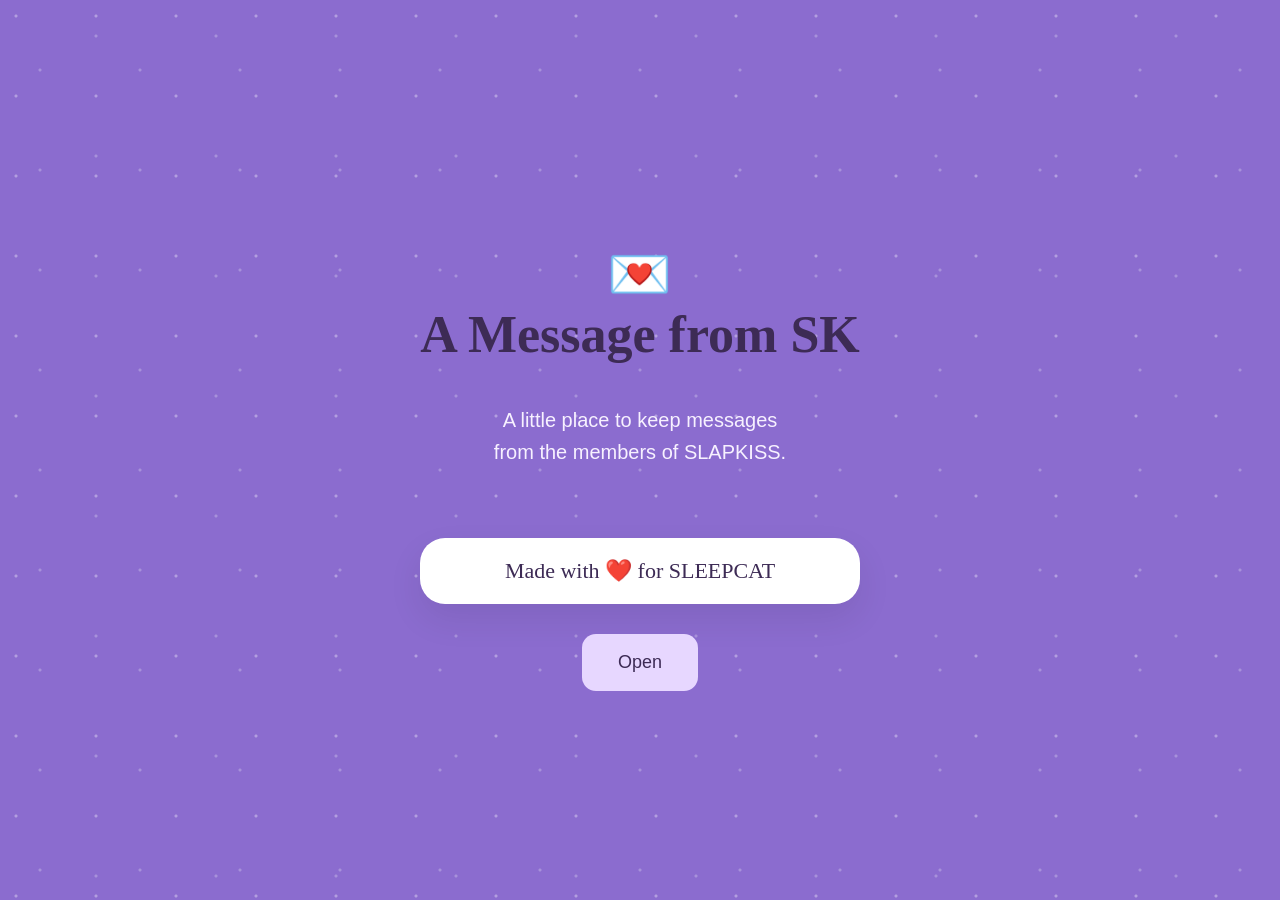
<file: index.html>
<!DOCTYPE html>
<html lang="en">

<head>

<meta charset="UTF-8">
<meta name="viewport" content="width=device-width, initial-scale=1.0">

<title>A Message from SK</title>

<link rel="stylesheet" href="css/style.css">

</head>


<body>

<div class="container home">


<h1>
💌
<br>
A Message from SK
</h1>


<p class="subtitle">

A little place to keep messages
<br>
from the members of SLAPKISS.

</p>


<div class="intro-box">

Made with ❤️ for SLEEPCAT

</div>


<a href="message.html">

<button>
Open
</button>

</a>


</div>


<script src="js/script.js"></script>

</body>

</html>
</file>
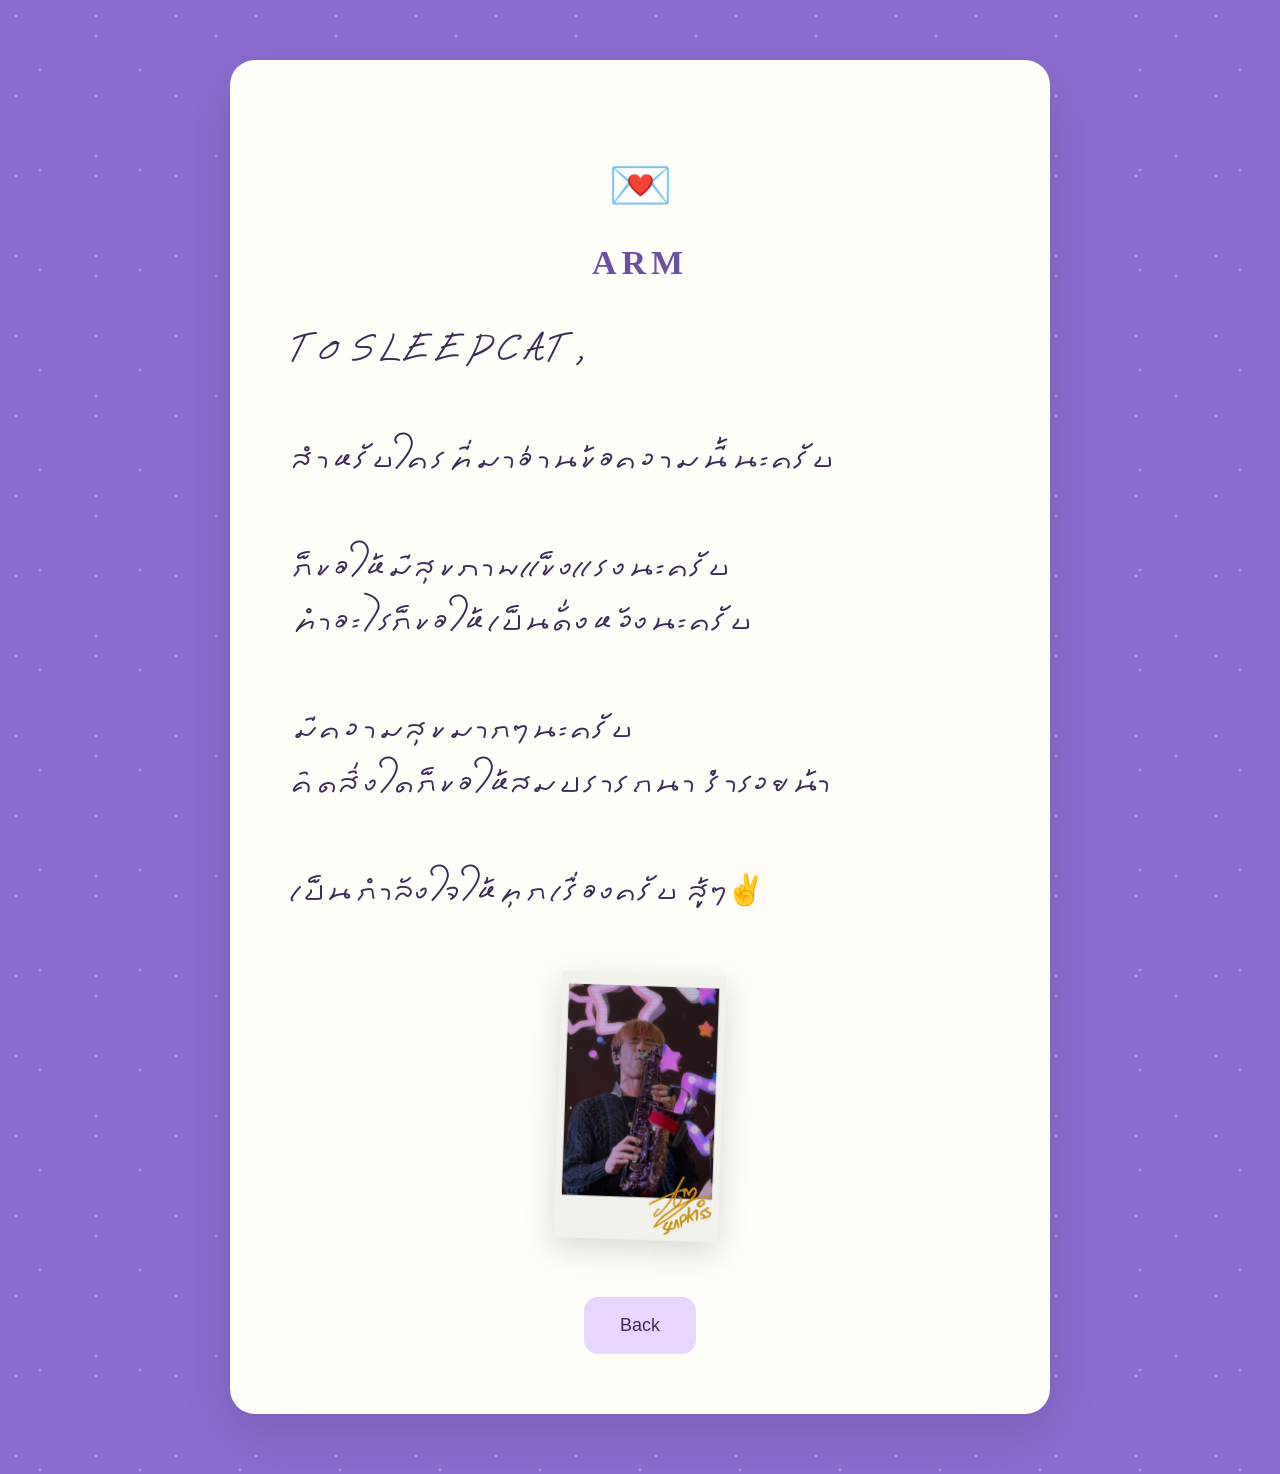
<file: arm.html>
<!DOCTYPE html>
<html lang="en">

<head>

<meta charset="UTF-8">

<meta name="viewport"
content="width=device-width, initial-scale=1.0">

<title>ARM</title>

<link rel="stylesheet"
href="css/style.css?v=2">

</head>

<body>

<div class="container">

<div class="paper">

<h1>💌</h1>

<h2 class="letter-title">
ARM
</h2>

<p class="letter-text">

To SLEEPCAT,

<br><br>

สำหรับใครที่มาอ่านข้อความนี้นะครับ

<br><br>

ก็ขอให้มีสุขภาพแข็งแรงนะครับ 
<br>
ทำอะไรก็ขอให้เป็นดั่งหวังนะครับ
<br><br>

มีความสุขมากๆนะครับ 
<br>
คิดสิ่งใดก็ขอให้สมปรารถนา ร่ำรวยน้า

<br><br>

เป็นกำลังใจให้ทุกเรื่องครับ สู้ๆ✌️

</p>

<img src="images/arm-polaroid.png" class="polaroid">

</p>

<a href="messages.html">

<button>

Back

</button>

</a>

</div>

</div>

</body>

</html>
</file>
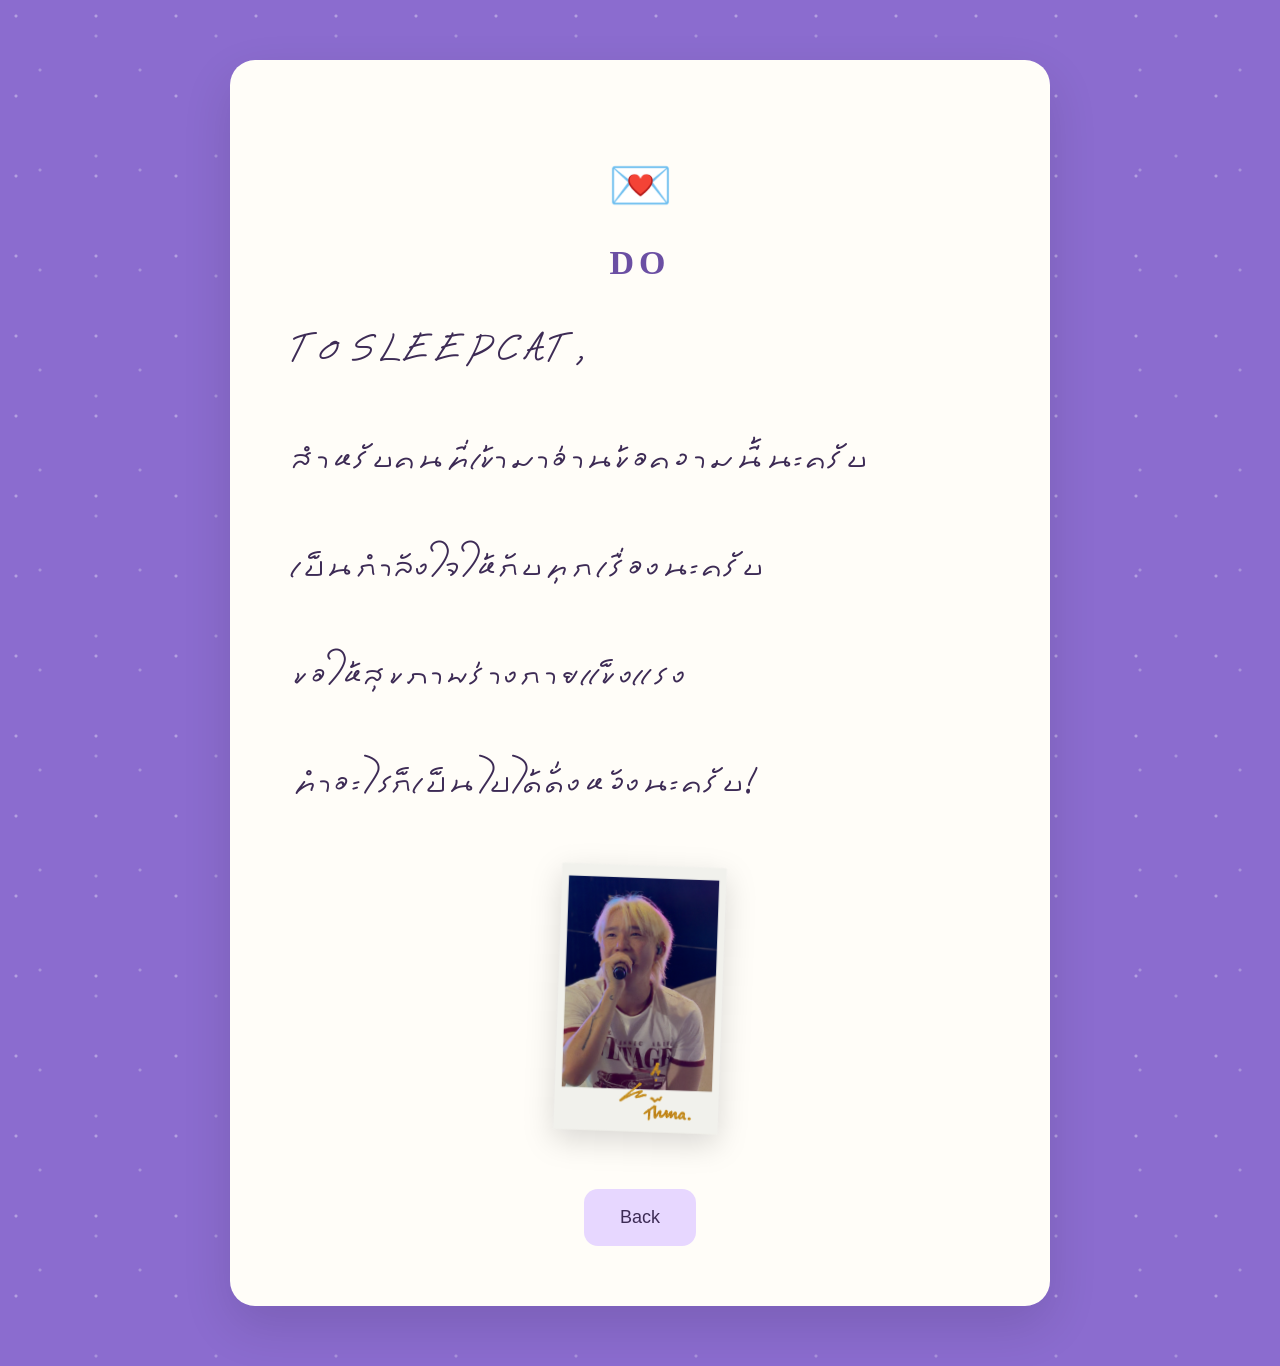
<file: do.html>
<!DOCTYPE html>
<html lang="en">

<head>

<meta charset="UTF-8">

<meta name="viewport"
content="width=device-width, initial-scale=1.0">

<title>DO</title>

<link rel="stylesheet"
href="css/style.css">

</head>

<body>

<div class="container">

<div class="paper">

<h1>💌</h1>

<h2 class="letter-title">
DO
</h2>

<p class="letter-text">

To SLEEPCAT,

<br><br>

สำหรับคนที่เข้ามาอ่านข้อความนี้นะครับ

<br><br>

เป็นกำลังใจให้กับทุกเรื่องนะครับ
<br><br>

ขอให้สุขภาพร่างกายแข็งแรง

<br><br>

ทำอะไรก็เป็นไปได้ดั่งหวังนะครับ!

<img src="images/do-polaroid.png" class="polaroid">

</p>

<a href="messages.html">

<button>

Back

</button>

</a>

</div>

</div>

</body>

</html>
</file>
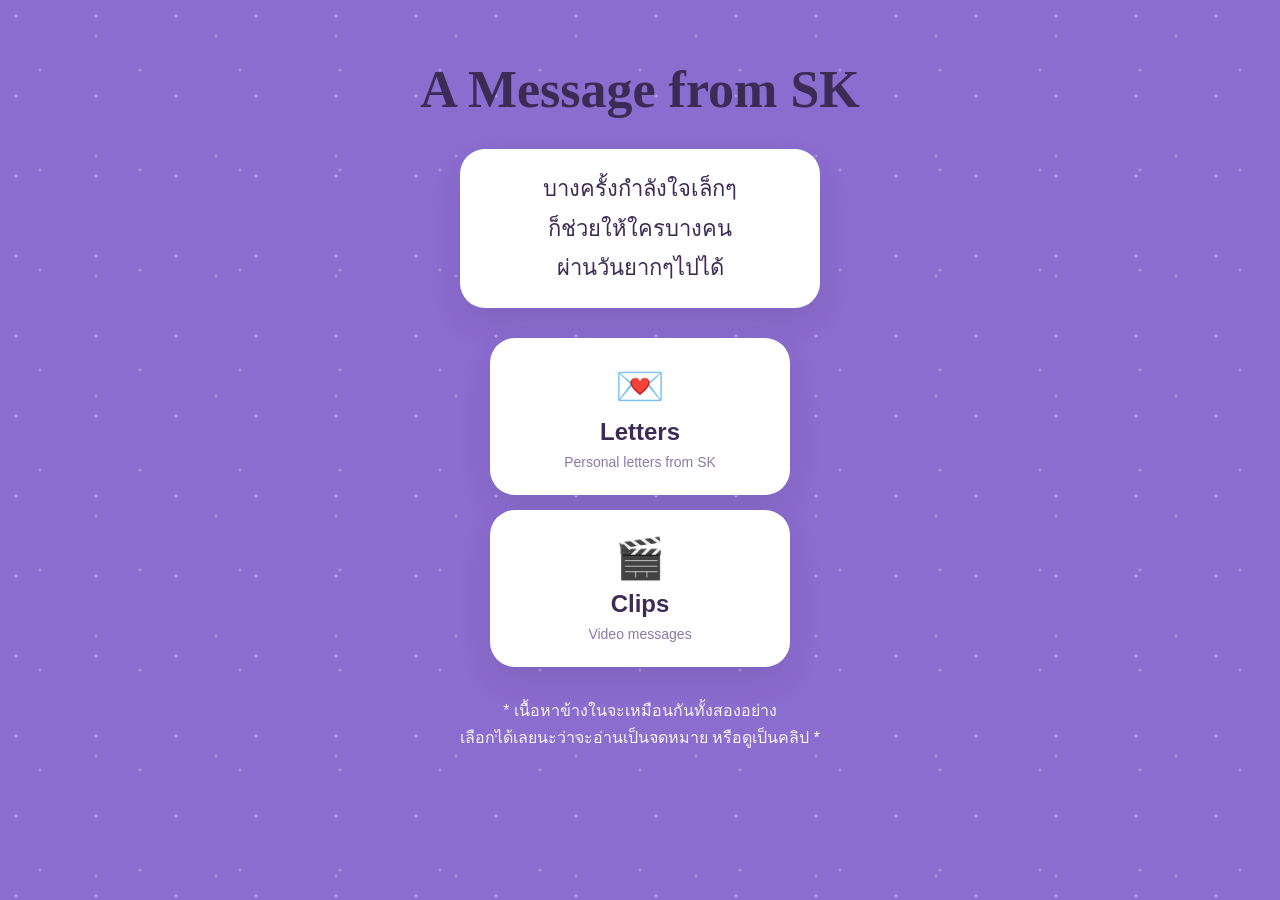
<file: message.html>
<!DOCTYPE html>
<html lang="en">

<head>

    <meta charset="UTF-8">

    <meta name="viewport" content="width=device-width, initial-scale=1.0">

    <title>A Message from SK</title>

    <link rel="stylesheet" href="css/style.css">

</head>


<body>


<div class="container">


    <h1>
    A Message from SK
</h1>

<div class="quote">

    <p>
        บางครั้งกำลังใจเล็กๆ
        <br>
        ก็ช่วยให้ใครบางคน
        <br>
        ผ่านวันยากๆไปได้
    </p>

</div>

<div class="menu">


    <a href="messages.html">

        <span class="menu-icon">
            💌
        </span>

        Letters

        <small>
            Personal letters from SK
        </small>

    </a>


    <a href="videos.html">

        <span class="menu-icon">
            🎬
        </span>

        Clips

        <small>
            Video messages
        </small>

    </a>


</div>

<p class="menu-note">
    * เนื้อหาข้างในจะเหมือนกันทั้งสองอย่าง<br> 
    เลือกได้เลยนะว่าจะอ่านเป็นจดหมาย หรือดูเป็นคลิป *
</p>

</div>


<script src="js/script.js"></script>


</body>

</html>
</file>
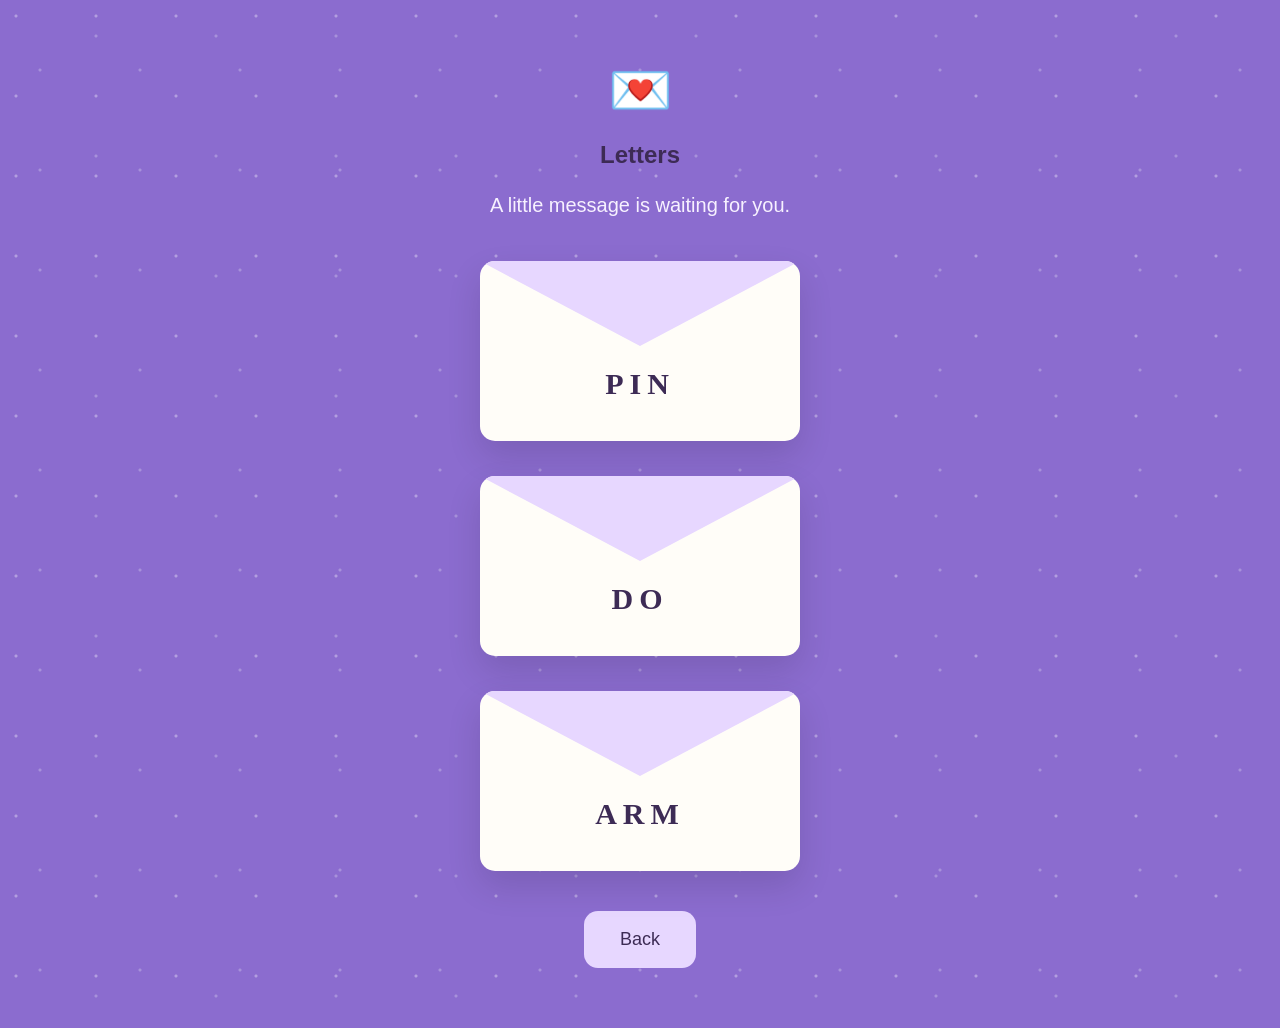
<file: messages.html>
<!DOCTYPE html>
<html lang="en">

<head>

    <meta charset="UTF-8">
    <meta name="viewport" content="width=device-width, initial-scale=1.0">

    <title>Choose a Letter</title>

    <link rel="stylesheet" href="css/style.css">

</head>

<body>

<div class="container">

    <h1>
💌
</h1>

<h2>
Letters
</h2>

<p class="subtitle">
A little message is waiting for you.
</p>


    <div class="letter-list">

    <a href="pin.html" class="letter">

    <div class="flap"></div>

    <div class="letter-name">
        PIN
    </div>

</a>


    <a href="do.html" class="letter">

        <div class="flap"></div>

        <div class="letter-name">
            DO
        </div>

    </a>


    <a href="arm.html" class="letter">

        <div class="flap"></div>

        <div class="letter-name">
            ARM
        </div>

    </a>

</div>


    <a href="message.html">

        <button>

            Back

        </button>

    </a>

</div>

</body>

</html>
</file>
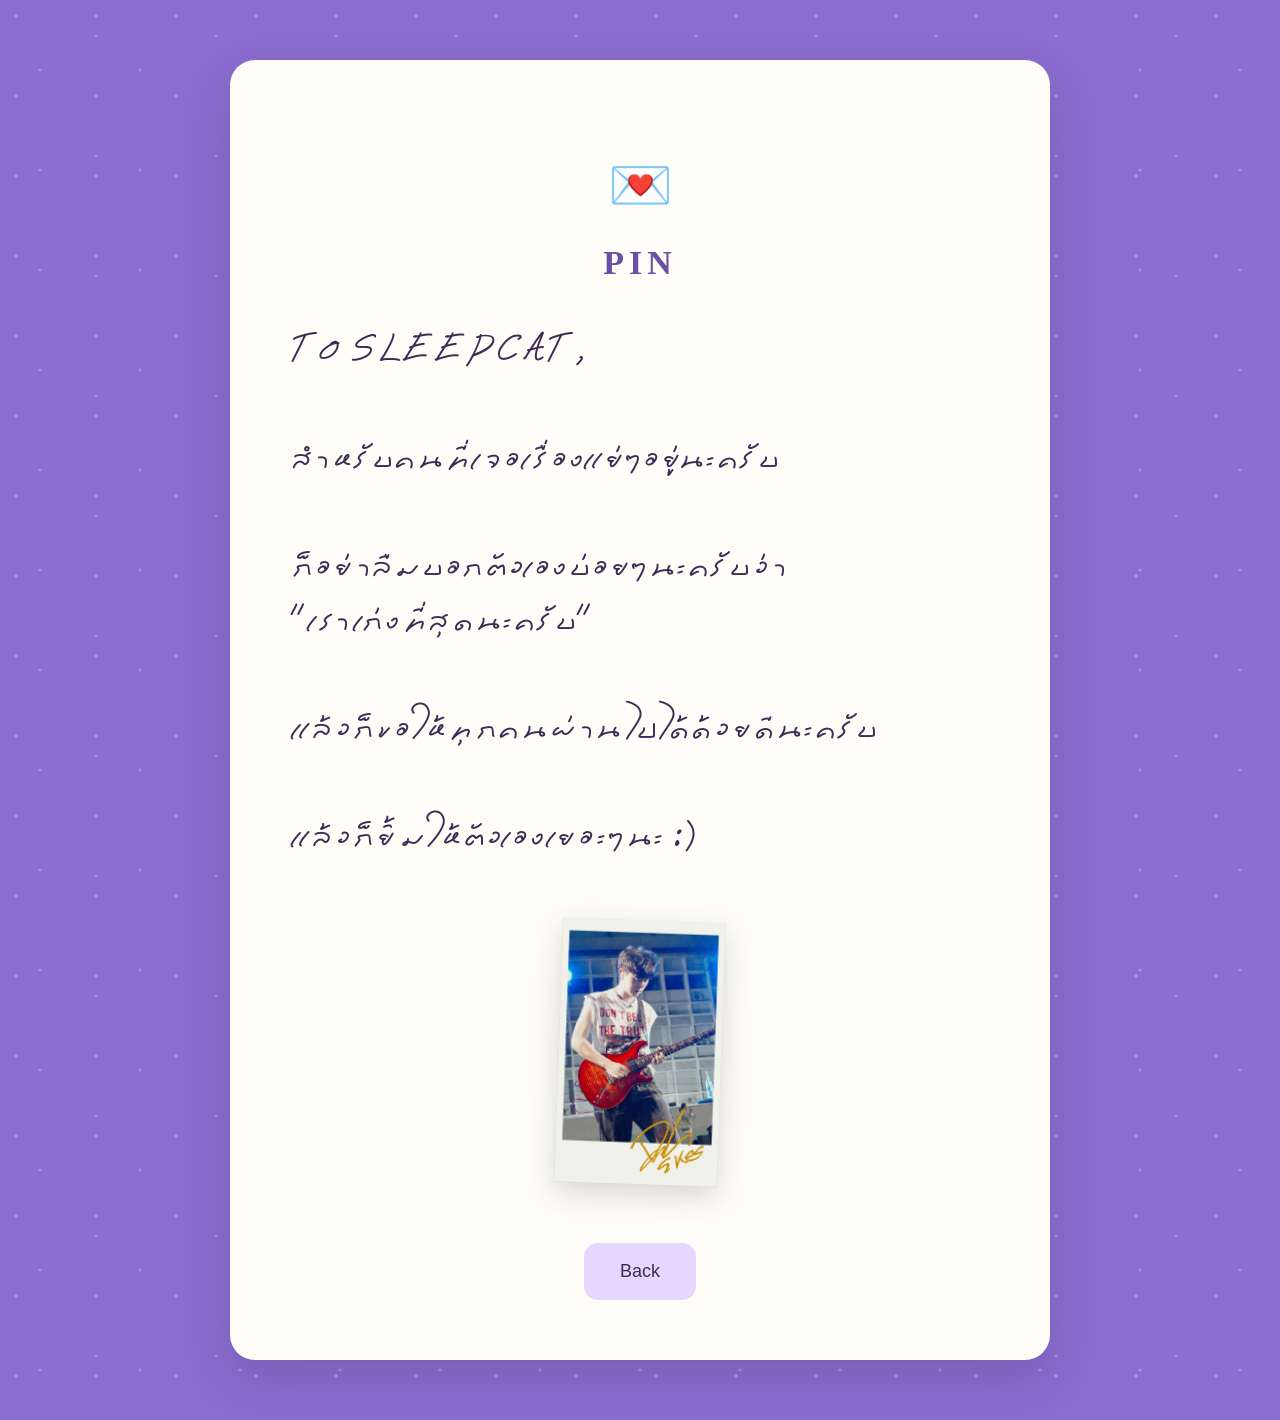
<file: pin.html>
<!DOCTYPE html>
<html lang="en">

<head>

<meta charset="UTF-8">

<meta name="viewport"
content="width=device-width, initial-scale=1.0">

<title>PIN</title>

<link rel="stylesheet" href="css/style.css?v=2">

</head>

<body>

<div class="container">

<div class="paper">

<h1>💌</h1>

<h2 class="letter-title">
PIN
</h2>

<p class="letter-text">

To SLEEPCAT,

<br><br>

สำหรับคนที่เจอเรื่องแย่ๆอยู่นะครับ

<br><br>

ก็อย่าลืมบอกตัวเองบ่อยๆนะครับว่า
<br>
"เราเก่งที่สุดนะครับ"
<br><br>

แล้วก็ขอให้ทุกคนผ่านไปได้ด้วยดีนะครับ

<br><br>

แล้วก็ยิ้มให้ตัวเองเยอะๆนะ :)

<img src="images/pin-polaroid.png" class="polaroid">

</p>

<a href="messages.html">

<button>

Back

</button>

</a>

</div>

</div>

</body>

</html>
</file>
<file: css/style.css>
@font-face {
    font-family: "Torsilp";
    src: url("../fonts/TorsilpKhitthuengSamoe.ttf") format("truetype");
}

body{

    margin:0;

    background:
    radial-gradient(circle at 20% 20%, rgba(255,255,255,.35) 1px, transparent 2px),
    radial-gradient(circle at 80% 30%, rgba(255,255,255,.25) 1px, transparent 2px),
    radial-gradient(circle at 40% 70%, rgba(255,255,255,.25) 1px, transparent 2px),
    #8B6CCF;

    background-size:
    80px 80px,
    120px 120px,
    100px 100px;

    font-family:Arial, Helvetica, sans-serif;

    color:#3D2B55;

}


.container{

    width:min(900px,90%);

    margin:60px auto;

    text-align:center;

}


h1 {

    font-size: 52px;

    margin-bottom: 20px;

    font-family: Georgia, serif;

}


.subtitle {

    font-size:20px;

    color:#F7F1FF;

    line-height:1.6;

    margin-bottom:40px;

}


button {

     background:#E7D7FF;
     color:#3D2B55;
    border: none;

    padding: 18px 36px;

    font-size: 18px;

    border-radius: 14px;

    cursor: pointer;

    transition: 0.3s;

}


button:hover {

    transform:translateY(-3px);

    opacity:0.85;

    background:#D4B8FF;

}

.card p:first-child {

    font-family:Georgia, serif;

    font-size:24px;

}
.menu {

    display:flex;

    flex-direction:column;

    gap:15px;

    width:300px;

    margin:30px auto;

}


.menu a {

    background:white;

    padding:18px;

    border-radius:15px;

    text-decoration:none;

    color:#3D2B55;

    font-size:20px;

    box-shadow:0 8px 20px rgba(0,0,0,0.08);

    transition:0.3s;

}


.menu a:hover {

    transform:translateY(-3px);

    background:#FFF3C4;

}
.message-list {

    width: 350px;

    margin: auto;

}


.card h2 {

    font-size:22px;

    margin-bottom:15px;

}


small {

    color:#888;

}

.video-list .card {

    margin-bottom:25px;

}


.video-list button {

    background:#F4C542;

}

.video-box {

    height:180px;

    background:#F5F5F5;

    border-radius:18px;

    display:flex;

    justify-content:center;

    align-items:center;

    font-size:50px;

    margin:20px 0;

    color:#777;

}

.video-list{

    width:min(900px,90%);

    margin:40px auto;

}

.card{

    background:white;

    padding:30px;

    border-radius:25px;

    margin-bottom:40px;

    box-shadow:0 15px 35px rgba(0,0,0,.08);

}

.letter-list{

    width:350px;

    margin:40px auto;

}


.letter{

    position:relative;

    display:block;

    width:320px;

    height:180px;

    margin:35px auto;

    background:#FFFDF8;

    border-radius:15px;

    text-decoration:none;

    color:#3D2B55;

    overflow:hidden;

    box-shadow:0 15px 35px rgba(0,0,0,.12);

    transition:.35s;

}


.letter:hover{

    transform:scale(1.05);

    box-shadow:0 25px 50px rgba(0,0,0,.18);

}



.flap{

    position:absolute;

    top:0;

    left:0;

    width:100%;

    height:85px;

    background:#E7D7FF;

    clip-path:polygon(0 0,100% 0,50% 100%);

}



.letter-name{

    position:absolute;

    bottom:40px;

    width:100%;

    font-family:Georgia, serif;

    text-align:center;

    font-size:30px;

    font-weight:bold;

    letter-spacing:6px;

}

.paper{

    background:#FFFDF8;

    width:min(700px,90%);

    margin:auto;

    padding:60px;

    border-radius:25px;

    box-shadow:0 20px 50px rgba(0,0,0,.12);

}


.letter-text{

    text-align:left;

    font-family:"Torsilp", sans-serif;

    font-size:30px;

    line-height:1.8;

    margin-top:40px;

}

.signature{

    width:170px;

    display:block;

    margin:25px auto;

    mix-blend-mode:multiply;

}

.letter:hover .flap{
    transform:translateY(-15px);
}

.flap{
    transition:.35s;
    transform-origin:top;
}

@media(max-width:600px){

    .paper{
        padding:30px 20px;
    }

    .letter{
        width:280px;
        height:160px;
    }

    .letter-name{
        font-size:26px;
    }

    .letter-text{
        font-size:18px;
    }

}

.video-card{
    background:white;
    padding:30px;
    border-radius:25px;
    margin:30px auto;
    width:min(400px,90%);
    box-shadow:0 15px 35px rgba(0,0,0,.08);
}

.video-player{
    width:300px;
    max-width:100%;
    height:auto;
    max-height:600px;
    border-radius:18px;
    margin-top:20px;
}

.quote{

    background:white;

    width:300px;

    margin:30px auto;

    padding:20px 30px;

    border-radius:25px;

    box-shadow:0 15px 35px rgba(0,0,0,.08);

}


.quote p{

    font-family:Georgia, serif;

    font-size:22px;

    line-height:1.8;

    color:#3D2B55;

    margin:0;

}

.intro-box{

    background:white;

    width:min(400px,80%);

    margin:30px auto;

    padding:20px;

    border-radius:25px;

    font-family:Georgia, serif;

    font-size:22px;

    color:#3D2B55;

    box-shadow:0 15px 35px rgba(0,0,0,.08);

}

.menu a{

    background:white;

    padding:25px;

    border-radius:25px;

    text-decoration:none;

    color:#3D2B55;

    font-size:24px;

    font-weight:bold;

    box-shadow:0 15px 35px rgba(0,0,0,.08);

    display:flex;

    flex-direction:column;

    gap:8px;

}


.menu a small{

    font-size:14px;

    font-weight:normal;

    color:#8B79A8;

}


.menu-icon{

    font-size:40px;

}

.container{

    animation:fadeIn .8s ease;

}


@keyframes fadeIn{

    from{

        opacity:0;

        transform:translateY(15px);

    }


    to{

        opacity:1;

        transform:translateY(0);

    }

}

.letter-title{

    font-family:Georgia, serif;

    font-size:34px;

    color:#6B4FA3;

    letter-spacing:5px;

}

.paper hr{

    border:none;

    border-top:1px solid #E7D7FF;

    margin-top:40px;

}

.paper{

    animation: paperOpen .8s ease;

}


@keyframes paperOpen{

    from{

        opacity:0;

        transform:translateY(30px);

    }


    to{

        opacity:1;

        transform:translateY(0);

    }

}

.letter-text{

    animation: textAppear 1.2s ease;

}


@keyframes textAppear{

    from{

        opacity:0;

    }


    to{

        opacity:1;

    }

}


@keyframes signAppear{

    from{

        opacity:0;

        transform:translateY(15px);

    }


    to{

        opacity:1;

        transform:translateY(0);

    }

}

.letter{

    animation: floatLetter 3s ease-in-out infinite;

}


@keyframes floatLetter{

    0%,100%{

        transform:translateY(0);

    }


    50%{

        transform:translateY(-8px);

    }

}

.letter:active{

    transform:scale(.95);

}

.polaroid{
    display:block;
    width:220px !important;
    height:auto !important;
    max-width:60% !important;
    margin:35px auto;
    object-fit:contain;
    transform:rotate(2deg);
    filter:drop-shadow(0 10px 15px rgba(0,0,0,.15));
}

@media(max-width:600px){

    .polaroid{
        width:220px !important;
        max-width:75% !important;
    }

}

.menu-note{
    margin-top:25px;
    font-size:16px;
    line-height:1.7;
    color:whitesmoke;
}

.home{
    min-height:100vh;
    height:100vh;
    display:flex;
    flex-direction:column;
    justify-content:center;
    align-items:center;
    box-sizing:border-box;
    margin:0 auto;
}

@media(max-width:600px){

    .home{
        min-height:100dvh;
        height:auto;
        padding:20px;
    }

}
</file>
